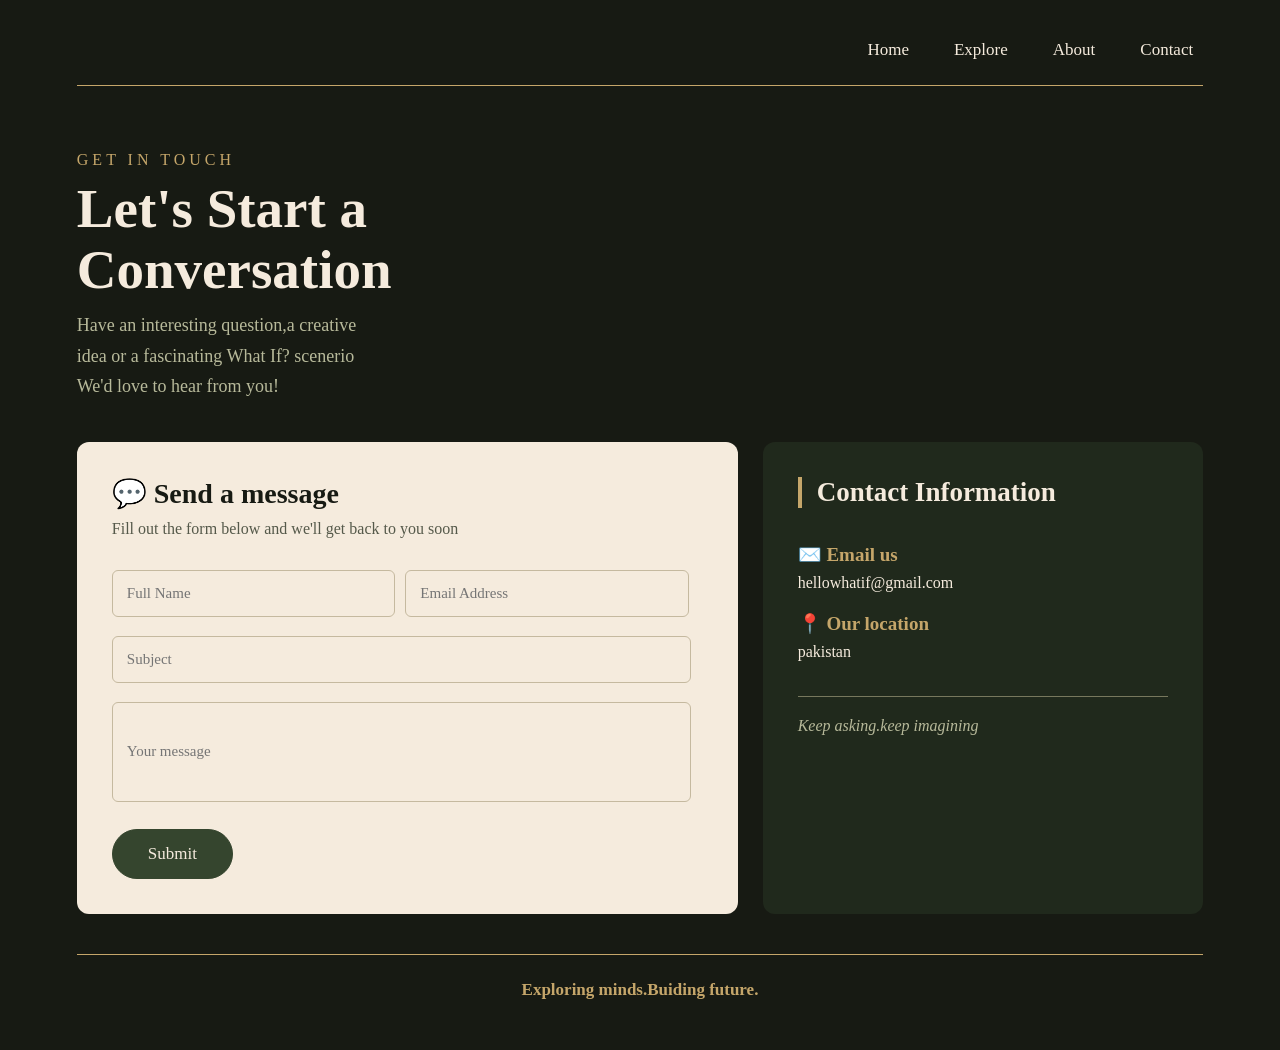
<file: contact.html>
<!DOCTYPE html>
<html lang="en">
<head>
    <meta charset="UTF-8">
    <meta name="viewport" content="width=device-width, initial-scale=1.0">
    <title>Document</title>
    <link rel="stylesheet" href="contact.css">
    <link rel="stylesheet" href="responsive.css">

</head>
<body>
 <nav class="navbar">
<a href="index.html">Home</a>
<a href="explore.html">Explore</a>
<a href="about.html">About</a>
<a href="contact.html">Contact</a>
 </nav>
 <p>Get in touch</p>
<h1 class = "heading">Let's Start a<br> Conversation</h1>
<p>Have an interesting question,a creative<br>idea or a fascinating What If? scenerio<br>
We'd love to hear from you!</p>

<div class="hero">
 <h3>💬 Send a message</h3>
 <p>Fill out the form below and we'll get back to you soon</p>
 <input type="text" placeholder="Full Name"> <input type="email" placeholder="Email Address">
 <br>
 <input type = "text" placeholder="Subject">
 <br>
  <input type = "text" placeholder="Your message">
  <button>Submit </button>
</div>

<div class="contact">
<h3>Contact Information</h3>
<h4> ✉️ Email us</h4>
<p>hellowhatif@gmail.com</p>

<h4> 📍 Our location</h4>
<p>pakistan</p>
<p>Keep asking.keep imagining</p>
</div>
<div class="footer">
<h4>Exploring minds.Buiding future.</h4>


</div>




</body>
</html>
</file>
<file: contact.css>
* {
    margin: 0;
    padding: 0;
    box-sizing: border-box;
}

body {
    background-color: #171A13;
    color: #F5EBDD;
    font-family: Georgia, serif;
    padding: 25px 6%;
    display: grid;
    grid-template-columns: 1.5fr 1fr;
    gap: 25px;
}

/* NAVBAR */

.navbar {
    grid-column: 1 / 3;
    display: flex;
    justify-content: flex-end;
    align-items: center;
    gap: 45px;
    padding: 15px 10px 25px;
    border-bottom: 1px solid #C5A66A;
    margin-bottom: 30px;
}

.navbar a {
    color: #F5EBDD;
    text-decoration: none;
    font-size: 17px;
    transition: 0.3s;
}

.navbar a:hover {
    color: #C5A66A;
}

/* HERO HEADING */

body > p:first-of-type {
    grid-column: 1 / 3;
    color: #C5A66A;
    font-size: 16px;
    letter-spacing: 4px;
    text-transform: uppercase;
    margin-top: 10px;
}

body > h1 {
    grid-column: 1 / 3;
    font-size: 55px;
    line-height: 1.1;
    color: #F5EBDD;
    margin-top: -15px;
}

body > h1 + p {
    grid-column: 1 / 3;
    color: #B7B99A;
    font-size: 18px;
    line-height: 1.7;
    margin-top: -15px;
    margin-bottom: 15px;
}

/* MESSAGE FORM */

.hero {
    background-color: #F5EBDD;
    color: #171A13;
    padding: 35px;
    border-radius: 12px;
    animation: fadeUp 1s ease;
}

.hero h3 {
    font-size: 28px;
    margin-bottom: 10px;
}

.hero p {
    font-size: 16px;
    margin-bottom: 25px;
    color: #55594A;
}

.hero input {
    width: 48%;
    padding: 14px;
    margin: 7px 1% 12px 0;
    border: 1px solid #C5B99F;
    border-radius: 6px;
    background-color: transparent;
    font-family: Georgia, serif;
    font-size: 15px;
    outline: none;
}

.hero input:focus {
    border-color: #6B8E6B;
    box-shadow: 0 0 5px #6B8E6B;
}

.hero input:nth-of-type(3),
.hero input:nth-of-type(4) {
    width: 98%;
}

.hero input:nth-of-type(4) {
    height: 100px;
}

/* CONTACT INFORMATION */

.contact {
    background-color: #20291C;
    padding: 35px;
    border-radius: 12px;
    animation: fadeUp 1.2s ease;
}

.contact h3 {
    font-size: 27px;
    color: #F5EBDD;
    border-left: 4px solid #C5A66A;
    padding-left: 15px;
    margin-bottom: 35px;
}

.contact h4 {
    color: #C5A66A;
    font-size: 19px;
    margin: 20px 0 8px;
}

.contact p {
    color: #F5EBDD;
    font-size: 16px;
    margin-bottom: 15px;
}

.contact p:last-child {
    color: #B7B99A;
    font-style: italic;
    margin-top: 35px;
    border-top: 1px solid #77785D;
    padding-top: 20px;
}

/* FOOTER */

.footer {
    grid-column: 1 / 3;
    border-top: 1px solid #C5A66A;
    padding: 25px 0;
    text-align: center;
    color: #C5A66A;
    font-size: 17px;
    margin-top: 15px;
}

/* ANIMATION */

@keyframes fadeUp {
    from {
        opacity: 0;
        transform: translateY(25px);
    }

    to {
        opacity: 1;
        transform: translateY(0);
    }
}

/* RESPONSIVE */

@media (max-width: 768px) {
    body {
        grid-template-columns: 1fr;
        padding: 15px 5%;
    }

    .navbar,
    body > p:first-of-type,
    body > h1,
    body > h1 + p,
    .footer {
        grid-column: 1;
    }

    .navbar {
        justify-content: center;
        gap: 18px;
        flex-wrap: wrap;
    }

    body > h1 {
        font-size: 40px;
    }

    .hero,
    .contact {
        padding: 25px;
    }

    .hero input {
        width: 100%;
    }
}
/* SUBMIT BUTTON */

.hero button {
    background-color: #35452E;
    color: #F5EBDD;
    border: 1px solid #35452E;
    padding: 14px 35px;
    border-radius: 30px;
    font-family: Georgia, serif;
    font-size: 17px;
    cursor: pointer;
    margin-top: 15px;
    transition: all 0.3s ease;
}

.hero button:hover {
    background-color: #C5A66A;
    color: #171A13;
    border-color: #C5A66A;
    transform: translateY(-3px);
    box-shadow: 0 5px 15px rgba(0, 0, 0, 0.2);
}

.hero button:active {
    transform: scale(0.96);
}


.navbar a::after {
    content: "";
    position: absolute;
    left: 0;
    bottom: -8px;
    width: 0;
    height: 2px;
    background-color: #C5A66A;
    transition: width 0.3s ease;
}

.navbar a:hover {
    color: #C5A66A;
    transform: translateY(-3px);
}

.navbar a:hover::after {
    width: 100%;
}
</file>
<file: responsive.css>
/* COMMON MOBILE RESPONSIVENESS */

* {
    box-sizing: border-box;
}

img {
    max-width: 100%;
}

@media (max-width: 768px) {

    body {
        overflow-x: hidden;
    }

    /* ALL HEADERS */
    .heading {
        flex-direction: column;
        text-align: center;
        gap: 15px;
        padding: 20px 12px;
    }

    .heading h1 {
        font-size: 26px;
    }

    .navbar {
        flex-wrap: wrap;
        justify-content: center;
        gap: 15px;
    }

    .navbar a {
        font-size: 14px;
    }

    /* GENERAL CONTENT */
    .hero,
    .article-header,
    .article-content,
    .footer {
        padding-left: 20px;
        padding-right: 20px;
    }

    .hero h2,
    .article-header h2 {
        font-size: clamp(28px, 7vw, 42px);
    }

    p {
        line-height: 1.7;
    }

    /* EXPLORE CARDS */
    .explorecards {
        grid-template-columns: 1fr;
    }

    .explorecards > div {
        width: 100%;
        max-width: 100%;
    }

    .explorecards img {
        width: 100%;
        height: auto;
    }

    /* ARTICLE IMAGES */
    .article-image {
        width: 100%;
        height: auto;
    }

    /* FORMS */
    input,
    textarea,
    select {
        max-width: 100%;
    }

    #user-question {
        width: 100%;
        max-width: 300px;
    }

    /* FOOTER */
    .footer {
        text-align: center;
    }

    /* ABOUT AND CONTACT */
    .about,
    .contact,
    .contact-container {
        width: 100%;
        max-width: 100%;
    }
}

@media (max-width: 480px) {

    .heading h1 {
        font-size: 23px;
    }

    .navbar {
        gap: 10px;
    }

    .navbar a {
        font-size: 13px;
    }

    button {
        max-width: 100%;
    }
}
</file>
